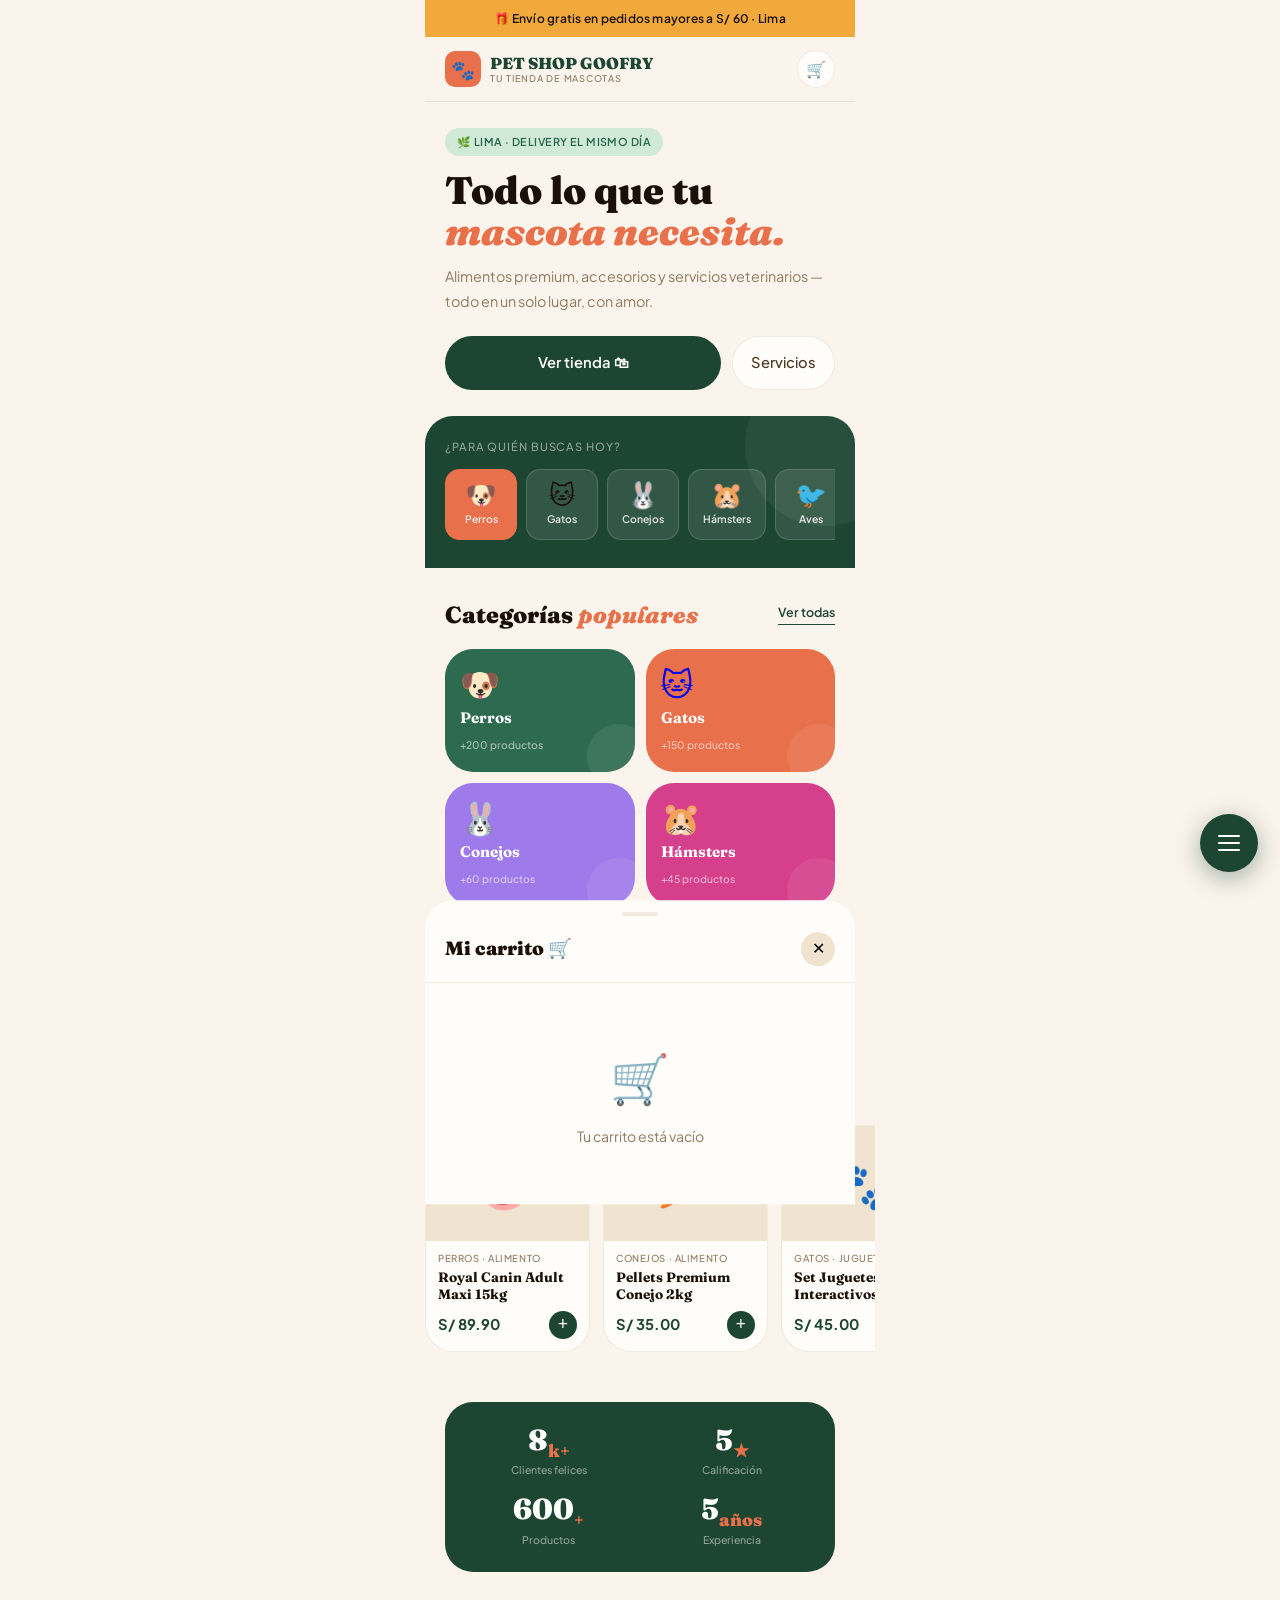
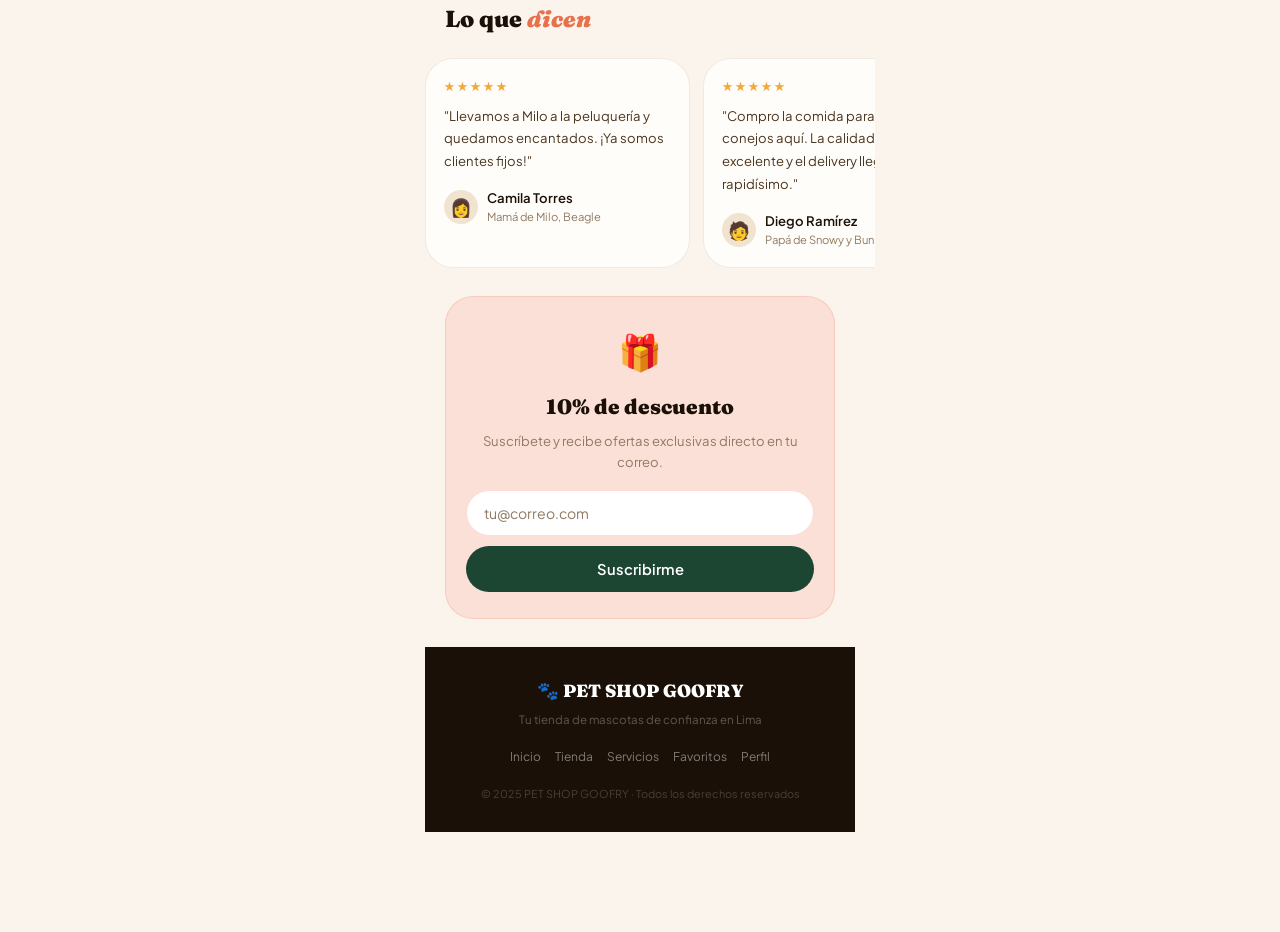
<file: index.html>
<!DOCTYPE html>
<html lang="es">
<head>
  <meta charset="UTF-8"/>
  <meta name="viewport" content="width=device-width,initial-scale=1,maximum-scale=1"/>
  <title>PET SHOP GOOFRY — Inicio</title>
  <link rel="stylesheet" href="css/styles.css"/>
</head>
<body>

  <div class="promo">🎁 Envío gratis en pedidos mayores a S/ 60 · Lima</div>

  <header class="topbar">
    <a href="index.html" class="logo">
      <div class="logo-icon">🐾</div>
      <span class="logo-name">PET SHOP GOOFRY<small>Tu tienda de mascotas</small></span>
    </a>
    <div class="tb-right">
      <button class="ib" onclick="openCart()">🛒<span class="bdg">0</span></button>
    </div>
  </header>

  <section class="hero">
    <div class="hero-tag">🌿 Lima · Delivery el mismo día</div>
    <h1>Todo lo que tu<span>mascota necesita.</span></h1>
    <p class="hero-sub">Alimentos premium, accesorios y servicios veterinarios — todo en un solo lugar, con amor.</p>
    <div class="hero-btns">
      <a href="tienda.html" class="btn-main">Ver tienda 🛍</a>
      <a href="servicios.html" class="btn-out">Servicios</a>
    </div>
    <div class="hero-card">
      <div class="hc-label">¿Para quién buscas hoy?</div>
      <div class="pet-chips">
        <div class="chip on" onclick="chipSelect(this)"><div class="chip-ico">🐶</div><span class="chip-nm">Perros</span></div>
        <div class="chip" onclick="chipSelect(this)"><div class="chip-ico">🐱</div><span class="chip-nm">Gatos</span></div>
        <div class="chip" onclick="chipSelect(this)"><div class="chip-ico">🐰</div><span class="chip-nm">Conejos</span></div>
        <div class="chip" onclick="chipSelect(this)"><div class="chip-ico">🐹</div><span class="chip-nm">Hámsters</span></div>
        <div class="chip" onclick="chipSelect(this)"><div class="chip-ico">🐦</div><span class="chip-nm">Aves</span></div>
        <div class="chip" onclick="chipSelect(this)"><div class="chip-ico">🐟</div><span class="chip-nm">Peces</span></div>
      </div>
    </div>
  </section>

  <section class="sec">
    <div class="sec-head">
      <h2>Categorías <i>populares</i></h2>
      <a href="tienda.html" class="see-all">Ver todas</a>
    </div>
    <div class="cats">
      <a class="cat dogs anim" href="tienda.html"><div class="cat-ico">🐶</div><div class="cat-nm">Perros</div><div class="cat-ct">+200 productos</div></a>
      <a class="cat cats anim" href="tienda.html"><div class="cat-ico">🐱</div><div class="cat-nm">Gatos</div><div class="cat-ct">+150 productos</div></a>
      <a class="cat rabbits anim" href="tienda.html"><div class="cat-ico">🐰</div><div class="cat-nm">Conejos</div><div class="cat-ct">+60 productos</div></a>
      <a class="cat hamsters anim" href="tienda.html"><div class="cat-ico">🐹</div><div class="cat-nm">Hámsters</div><div class="cat-ct">+45 productos</div></a>
      <a class="cat birds anim" href="tienda.html"><div class="cat-ico">🐦</div><div class="cat-nm">Aves</div><div class="cat-ct">+80 productos</div></a>
      <a class="cat fish anim" href="tienda.html"><div class="cat-ico">🐟</div><div class="cat-nm">Peces</div><div class="cat-ct">+60 productos</div></a>
    </div>
  </section>

  <section class="sec">
    <div class="sec-head">
      <h2>Más <i>vendidos</i></h2>
      <a href="tienda.html" class="see-all">Ver más</a>
    </div>
  </section>
  <div class="pscroll">
    <div class="pc"><div class="pc-img"><span class="pc-pill">Popular</span>🥩</div><div class="pc-body"><div class="pc-cat">Perros · Alimento</div><div class="pc-nm">Royal Canin Adult Maxi 15kg</div><div class="pc-foot"><span class="pc-price">S/ 89.90</span><button class="add-btn" onclick="addToCart(this,'Royal Canin Adult Maxi',89.90,'🥩')">+</button></div></div></div>
    <div class="pc"><div class="pc-img"><span class="pc-pill g">Nuevo</span>🥕</div><div class="pc-body"><div class="pc-cat">Conejos · Alimento</div><div class="pc-nm">Pellets Premium Conejo 2kg</div><div class="pc-foot"><span class="pc-price">S/ 35.00</span><button class="add-btn" onclick="addToCart(this,'Pellets Conejo 2kg',35.00,'🥕')">+</button></div></div></div>
    <div class="pc"><div class="pc-img">🐾</div><div class="pc-body"><div class="pc-cat">Gatos · Juguetes</div><div class="pc-nm">Set Juguetes Interactivos</div><div class="pc-foot"><span class="pc-price">S/ 45.00</span><button class="add-btn" onclick="addToCart(this,'Set Juguetes Gato',45.00,'🐾')">+</button></div></div></div>
    <div class="pc"><div class="pc-img"><span class="pc-pill a">Oferta</span>🌾</div><div class="pc-body"><div class="pc-cat">Hámsters · Alimento</div><div class="pc-nm">Mix Semillas Hámster 500g</div><div class="pc-foot"><span class="pc-price">S/ 22.00</span><button class="add-btn" onclick="addToCart(this,'Mix Semillas Hámster',22.00,'🌾')">+</button></div></div></div>
    <div class="pc"><div class="pc-img">🎀</div><div class="pc-body"><div class="pc-cat">Gatos · Alimento</div><div class="pc-nm">Whiskas Kitten 1.5kg</div><div class="pc-foot"><span class="pc-price">S/ 32.50</span><button class="add-btn" onclick="addToCart(this,'Whiskas Kitten',32.50,'🎀')">+</button></div></div></div>
  </div>

  <div class="trust anim">
    <div class="tr-item"><div class="tr-num">8<sub>k+</sub></div><div class="tr-lbl">Clientes felices</div></div>
    <div class="tr-item"><div class="tr-num">5<sub>★</sub></div><div class="tr-lbl">Calificación</div></div>
    <div class="tr-item"><div class="tr-num">600<sub>+</sub></div><div class="tr-lbl">Productos</div></div>
    <div class="tr-item"><div class="tr-num">5<sub>años</sub></div><div class="tr-lbl">Experiencia</div></div>
  </div>

  <section class="sec"><div class="sec-head"><h2>Lo que <i>dicen</i></h2></div></section>
  <div class="tscroll">
    <div class="tc"><div class="tc-stars">★★★★★</div><p class="tc-txt">"Llevamos a Milo a la peluquería y quedamos encantados. ¡Ya somos clientes fijos!"</p><div class="tc-auth"><div class="tc-av">👩</div><div><div class="tc-nm">Camila Torres</div><div class="tc-pet">Mamá de Milo, Beagle</div></div></div></div>
    <div class="tc"><div class="tc-stars">★★★★★</div><p class="tc-txt">"Compro la comida para mis conejos aquí. La calidad es excelente y el delivery llegó rapidísimo."</p><div class="tc-auth"><div class="tc-av">🧑</div><div><div class="tc-nm">Diego Ramírez</div><div class="tc-pet">Papá de Snowy y Bun</div></div></div></div>
    <div class="tc"><div class="tc-stars">★★★★★</div><p class="tc-txt">"La veterinaria atendió a mi hámster con mucho cuidado. ¡Goofry es diferente a cualquier otra tienda!"</p><div class="tc-auth"><div class="tc-av">👩‍💼</div><div><div class="tc-nm">Andrea Flores</div><div class="tc-pet">Mamá de Peanut, Hámster</div></div></div></div>
  </div>

  <div class="nl anim">
    <div class="nl-ico">🎁</div>
    <div class="nl-title">10% de descuento</div>
    <p class="nl-sub">Suscríbete y recibe ofertas exclusivas directo en tu correo.</p>
    <input class="nl-inp" type="email" placeholder="tu@correo.com"/>
    <button class="btn-main">Suscribirme</button>
  </div>

  <footer class="foot">
    <div class="foot-logo">🐾 PET SHOP GOOFRY</div>
    <div class="foot-sub">Tu tienda de mascotas de confianza en Lima</div>
    <div class="foot-links">
      <a href="index.html">Inicio</a><a href="tienda.html">Tienda</a>
      <a href="servicios.html">Servicios</a><a href="favoritos.html">Favoritos</a><a href="perfil.html">Perfil</a>
    </div>
    <p class="foot-copy">© 2025 PET SHOP GOOFRY · Todos los derechos reservados</p>
  </footer>

  <script src="js/app.js"></script>
</body>
</html>
</file>
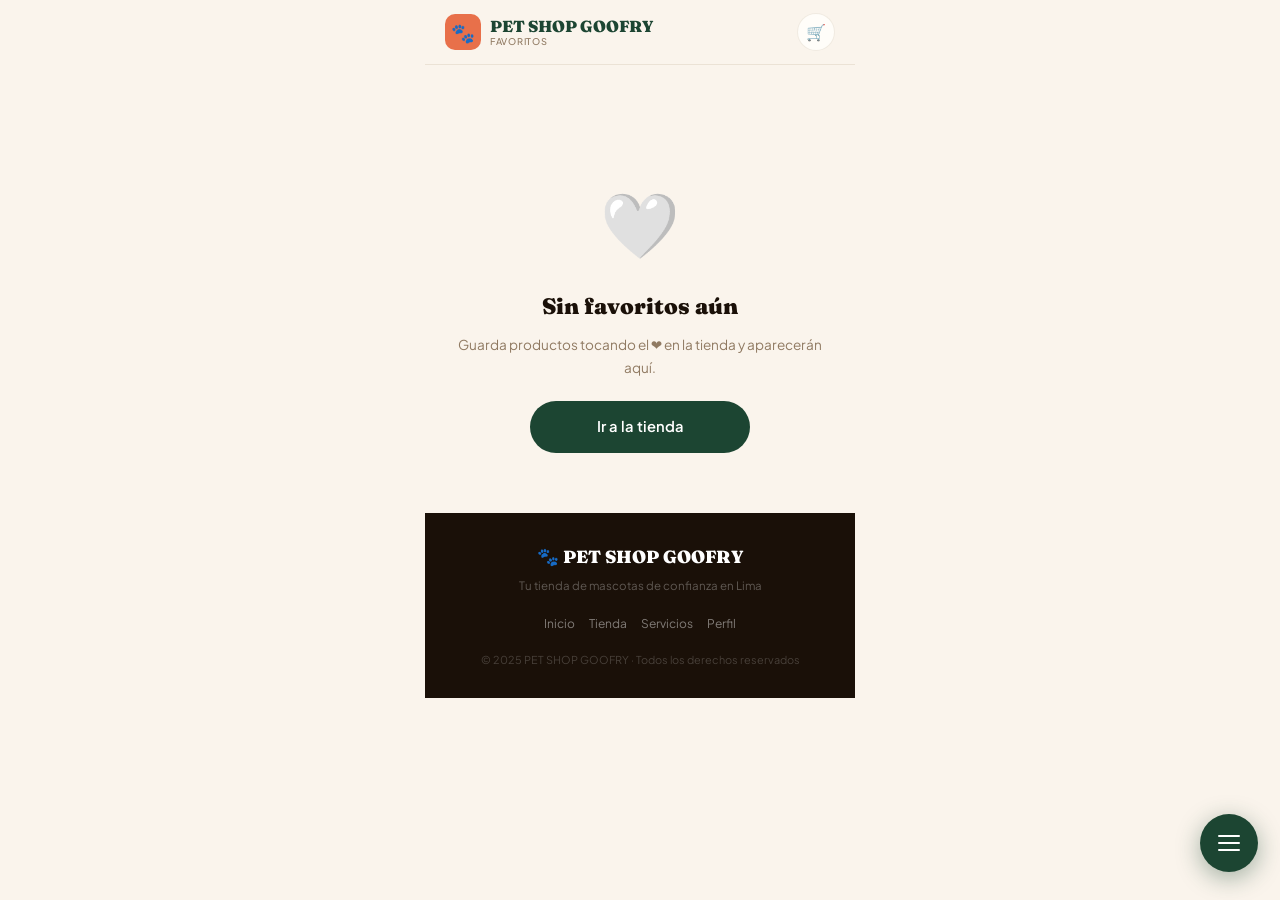
<file: favoritos.html>
<!DOCTYPE html>
<html lang="es">
<head>
  <meta charset="UTF-8"/>
  <meta name="viewport" content="width=device-width,initial-scale=1,maximum-scale=1"/>
  <title>PET SHOP GOOFRY — Favoritos</title>
  <link rel="stylesheet" href="css/styles.css"/>
</head>
<body>

  <header class="topbar">
    <a href="index.html" class="logo">
      <div class="logo-icon">🐾</div>
      <span class="logo-name">PET SHOP GOOFRY<small>Favoritos</small></span>
    </a>
    <div class="tb-right">
      <button class="ib" onclick="openCart()">🛒<span class="bdg">0</span></button>
    </div>
  </header>

  <!-- Renderizado dinámicamente por app.js -->
  <div class="prod-grid" id="fav-grid"></div>

  <div id="fav-empty" class="fav-empty" style="display:none">
    <div class="fav-empty-ico">🤍</div>
    <h3>Sin favoritos aún</h3>
    <p>Guarda productos tocando el ❤️ en la tienda y aparecerán aquí.</p>
    <a href="tienda.html" class="btn-main" style="max-width:220px;margin:0 auto">Ir a la tienda</a>
  </div>

  <footer class="foot">
    <div class="foot-logo">🐾 PET SHOP GOOFRY</div>
    <div class="foot-sub">Tu tienda de mascotas de confianza en Lima</div>
    <div class="foot-links">
      <a href="index.html">Inicio</a><a href="tienda.html">Tienda</a>
      <a href="servicios.html">Servicios</a><a href="perfil.html">Perfil</a>
    </div>
    <p class="foot-copy">© 2025 PET SHOP GOOFRY · Todos los derechos reservados</p>
  </footer>

  <script src="js/app.js"></script>
</body>
</html>
</file>
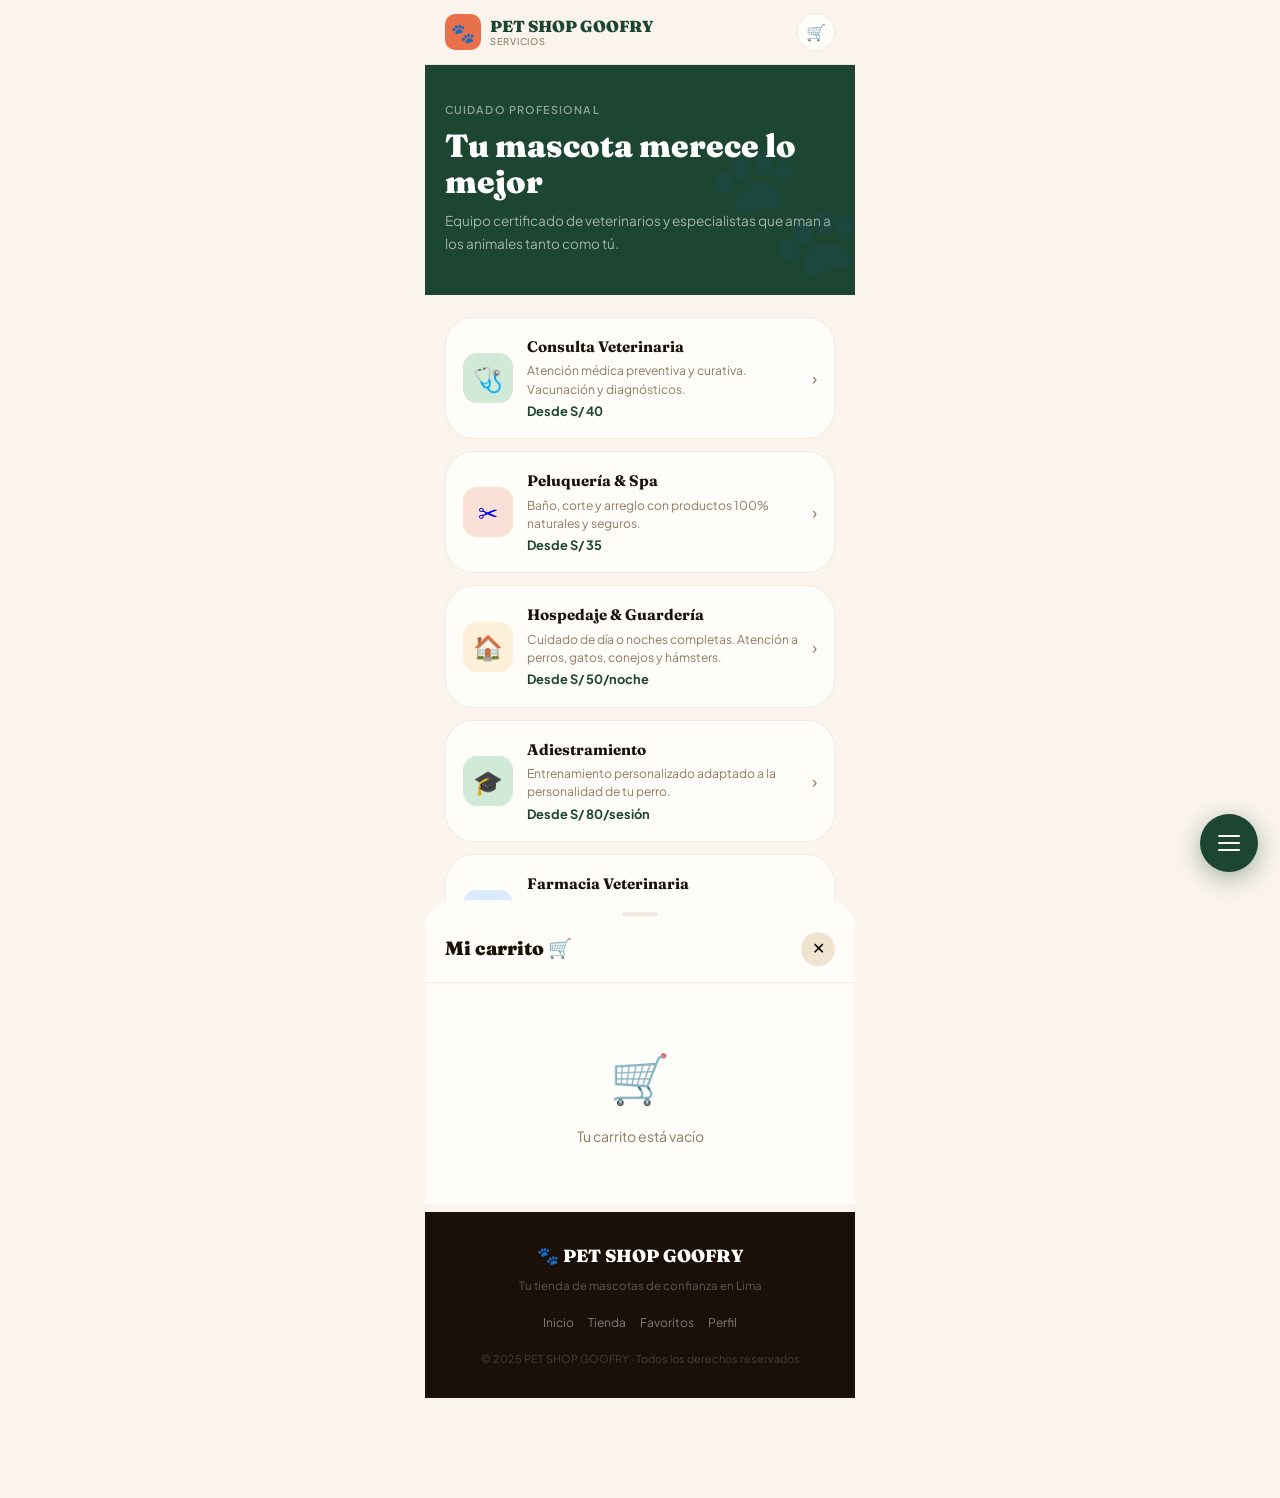
<file: servicios.html>
<!DOCTYPE html>
<html lang="es">
<head>
  <meta charset="UTF-8"/>
  <meta name="viewport" content="width=device-width,initial-scale=1,maximum-scale=1"/>
  <title>PET SHOP GOOFRY — Servicios</title>
  <link rel="stylesheet" href="css/styles.css"/>
</head>
<body>

  <header class="topbar">
    <a href="index.html" class="logo">
      <div class="logo-icon">🐾</div>
      <span class="logo-name">PET SHOP GOOFRY<small>Servicios</small></span>
    </a>
    <div class="tb-right">
      <button class="ib" onclick="openCart()">🛒<span class="bdg">0</span></button>
    </div>
  </header>

  <div class="srv-hero">
    <div class="srv-hero-tag">Cuidado profesional</div>
    <h2>Tu mascota merece lo mejor</h2>
    <p>Equipo certificado de veterinarios y especialistas que aman a los animales tanto como tú.</p>
  </div>

  <div class="srv-list">
    <a class="srv" href="#" onclick="bookWhatsApp();return false">
      <div class="srv-ico gr">🩺</div>
      <div class="srv-info"><div class="srv-nm">Consulta Veterinaria</div><div class="srv-desc">Atención médica preventiva y curativa. Vacunación y diagnósticos.</div><div class="srv-price">Desde S/ 40</div></div>
      <span class="srv-arr">›</span>
    </a>
    <a class="srv" href="#" onclick="bookWhatsApp();return false">
      <div class="srv-ico co">✂️</div>
      <div class="srv-info"><div class="srv-nm">Peluquería & Spa</div><div class="srv-desc">Baño, corte y arreglo con productos 100% naturales y seguros.</div><div class="srv-price">Desde S/ 35</div></div>
      <span class="srv-arr">›</span>
    </a>
    <a class="srv" href="#" onclick="bookWhatsApp();return false">
      <div class="srv-ico am">🏠</div>
      <div class="srv-info"><div class="srv-nm">Hospedaje & Guardería</div><div class="srv-desc">Cuidado de día o noches completas. Atención a perros, gatos, conejos y hámsters.</div><div class="srv-price">Desde S/ 50/noche</div></div>
      <span class="srv-arr">›</span>
    </a>
    <a class="srv" href="#" onclick="bookWhatsApp();return false">
      <div class="srv-ico gr">🎓</div>
      <div class="srv-info"><div class="srv-nm">Adiestramiento</div><div class="srv-desc">Entrenamiento personalizado adaptado a la personalidad de tu perro.</div><div class="srv-price">Desde S/ 80/sesión</div></div>
      <span class="srv-arr">›</span>
    </a>
    <a class="srv" href="#" onclick="bookWhatsApp();return false">
      <div class="srv-ico bl">💊</div>
      <div class="srv-info"><div class="srv-nm">Farmacia Veterinaria</div><div class="srv-desc">Medicamentos y suplementos con prescripción. Para toda especie.</div><div class="srv-price">Precios accesibles</div></div>
      <span class="srv-arr">›</span>
    </a>
    <a class="srv" href="#" onclick="bookWhatsApp();return false">
      <div class="srv-ico pu">🚗</div>
      <div class="srv-info"><div class="srv-nm">Delivery a Domicilio</div><div class="srv-desc">Recibe tu pedido en casa el mismo día, de lunes a sábado.</div><div class="srv-price">Envío desde S/ 8</div></div>
      <span class="srv-arr">›</span>
    </a>
  </div>

  <button class="book-btn" onclick="bookWhatsApp()">💬 Reservar cita por WhatsApp</button>

  <footer class="foot">
    <div class="foot-logo">🐾 PET SHOP GOOFRY</div>
    <div class="foot-sub">Tu tienda de mascotas de confianza en Lima</div>
    <div class="foot-links">
      <a href="index.html">Inicio</a><a href="tienda.html">Tienda</a>
      <a href="favoritos.html">Favoritos</a><a href="perfil.html">Perfil</a>
    </div>
    <p class="foot-copy">© 2025 PET SHOP GOOFRY · Todos los derechos reservados</p>
  </footer>

  <script src="js/app.js"></script>
</body>
</html>
</file>
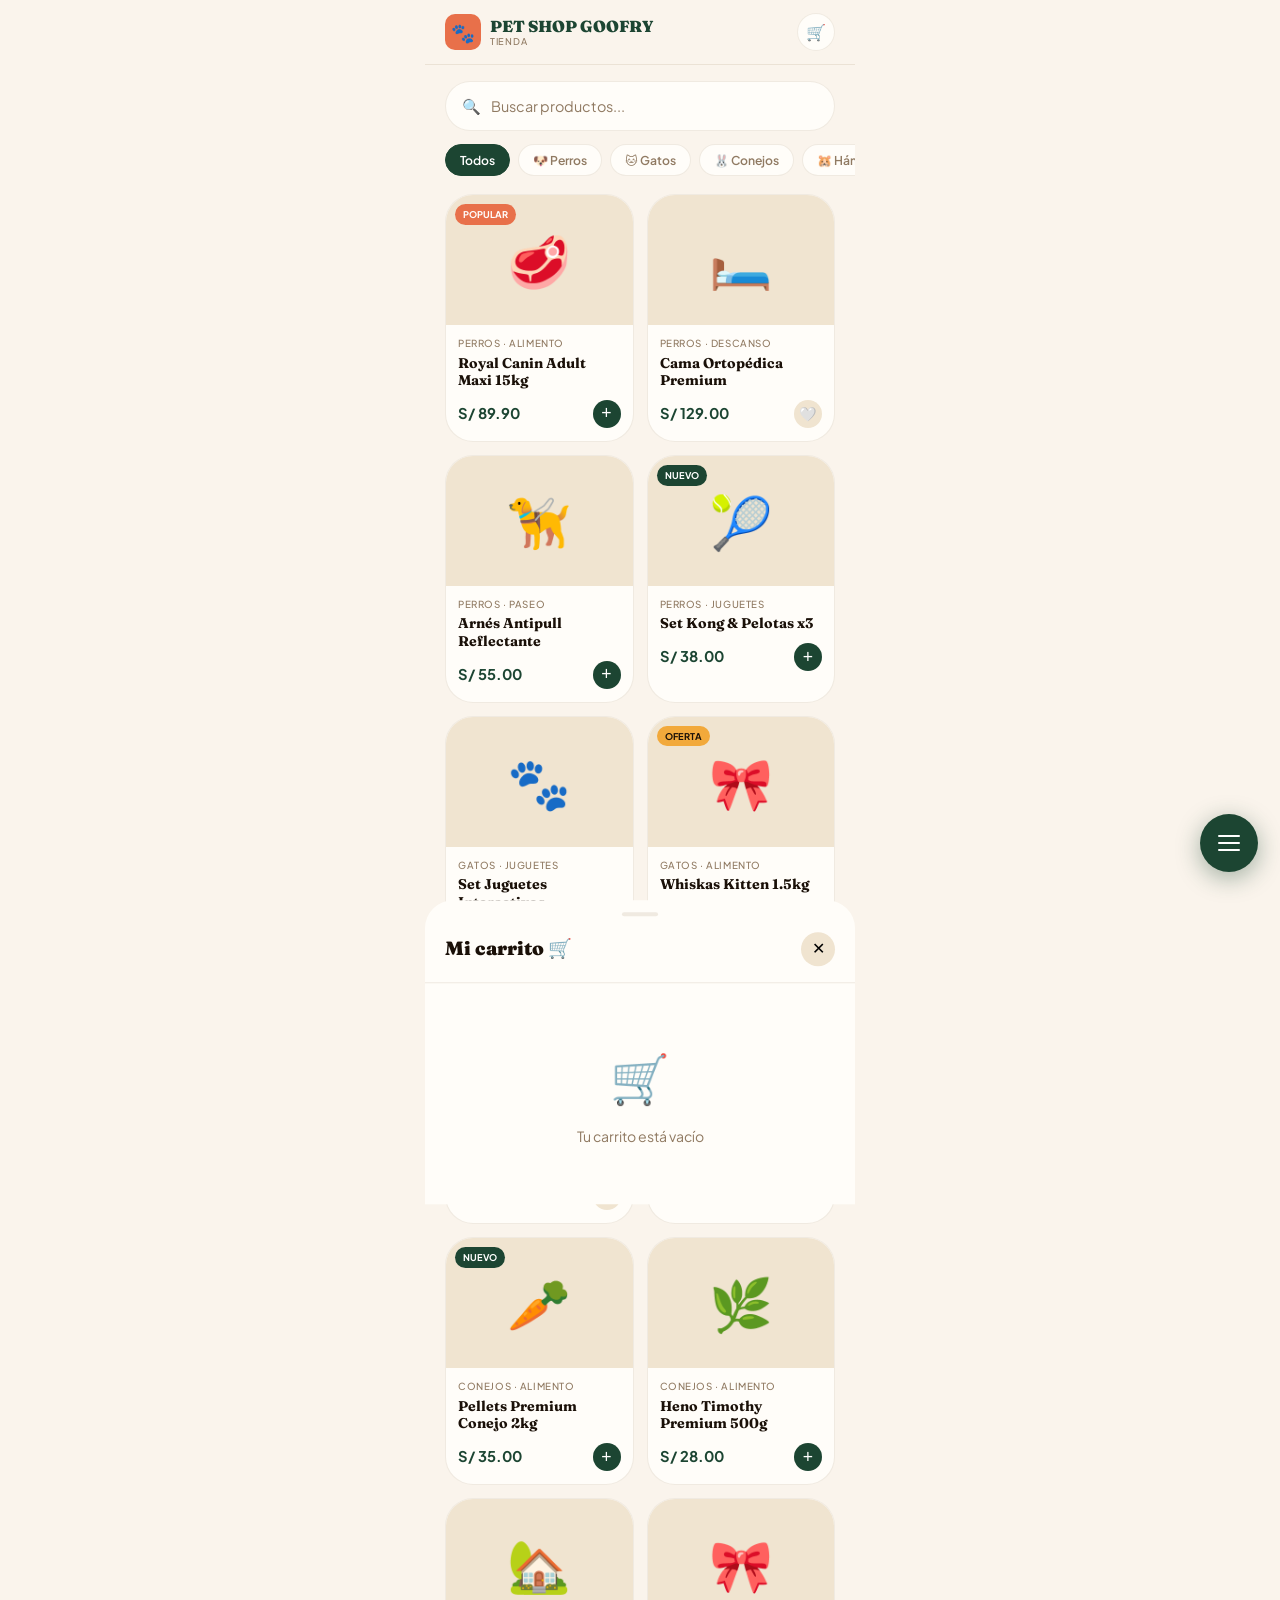
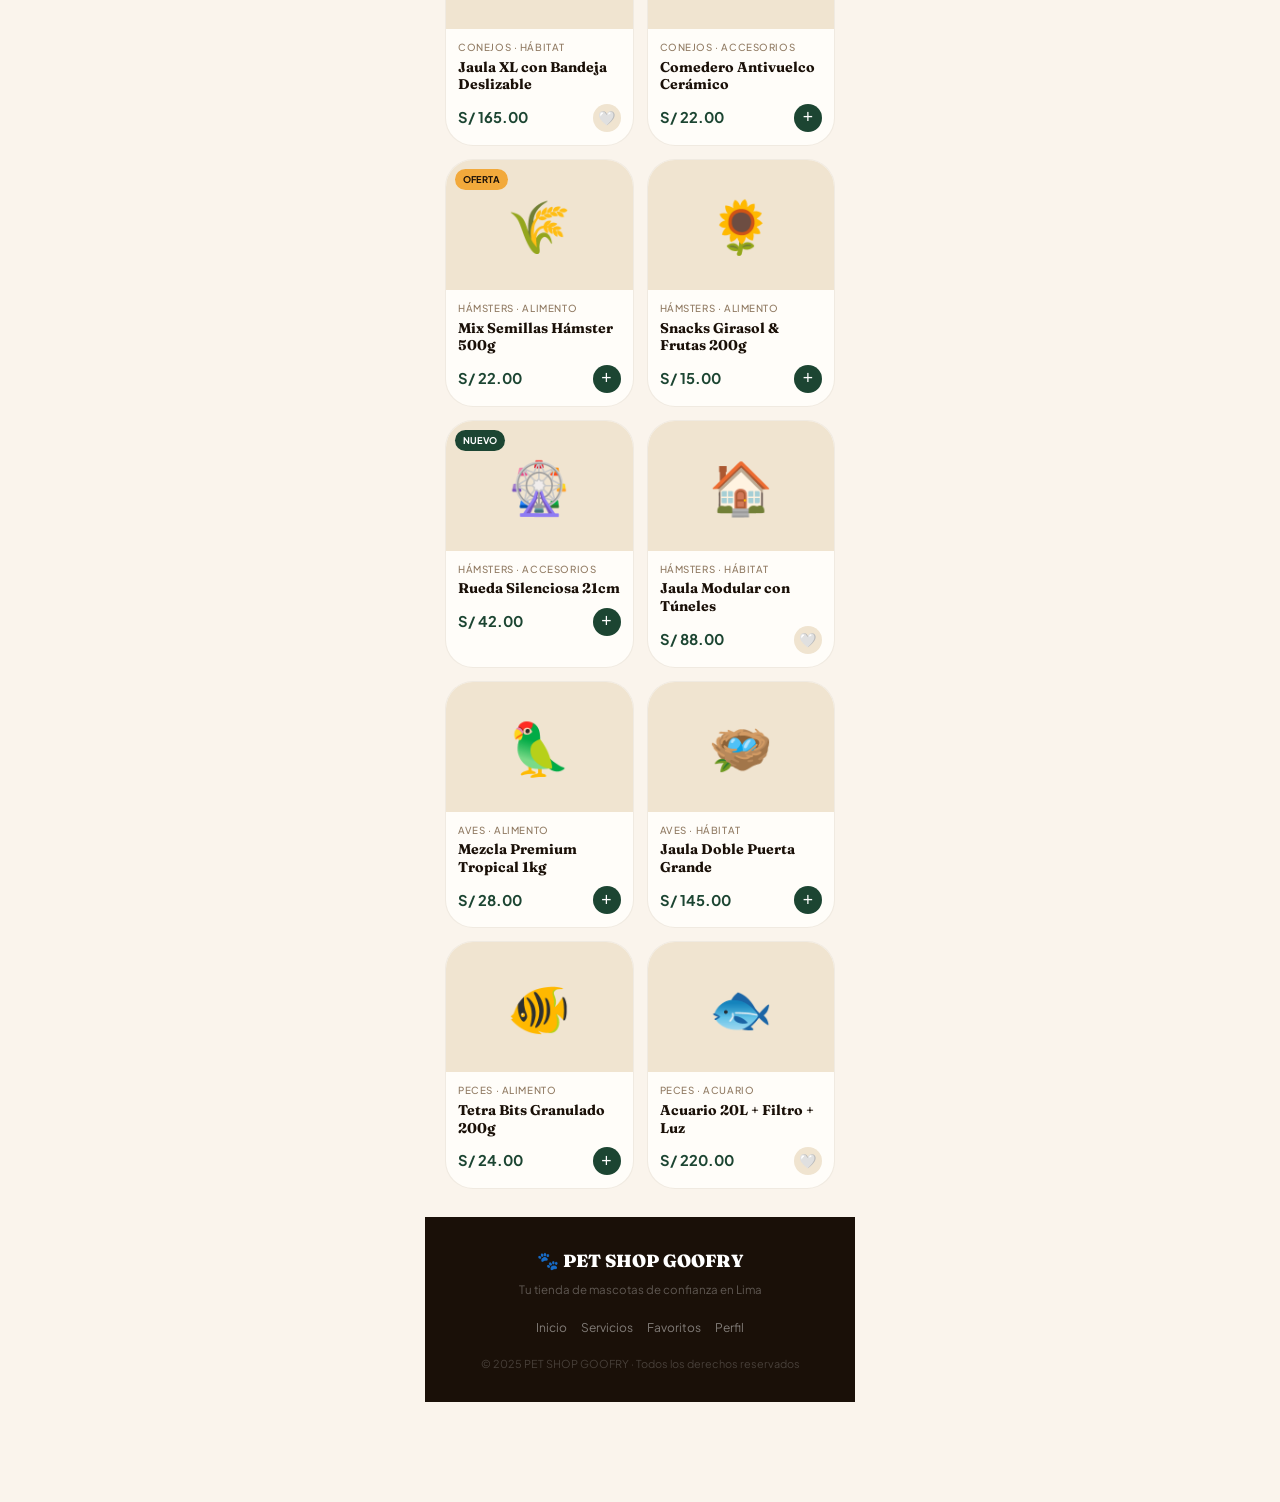
<file: tienda.html>
<!DOCTYPE html>
<html lang="es">
<head>
  <meta charset="UTF-8"/>
  <meta name="viewport" content="width=device-width,initial-scale=1,maximum-scale=1"/>
  <title>PET SHOP GOOFRY — Tienda</title>
  <link rel="stylesheet" href="css/styles.css"/>
</head>
<body>

  <header class="topbar">
    <a href="index.html" class="logo">
      <div class="logo-icon">🐾</div>
      <span class="logo-name">PET SHOP GOOFRY<small>Tienda</small></span>
    </a>
    <div class="tb-right">
      <button class="ib" onclick="openCart()">🛒<span class="bdg">0</span></button>
    </div>
  </header>

  <div class="search-wrap">
    <div class="search-box">
      <span>🔍</span>
      <input type="text" placeholder="Buscar productos..." oninput="filterBySearch(this.value)"/>
    </div>
  </div>

  <div class="filter-tabs">
    <button class="ftab on" onclick="filterByTab(this,'todos')">Todos</button>
    <button class="ftab" onclick="filterByTab(this,'perros')">🐶 Perros</button>
    <button class="ftab" onclick="filterByTab(this,'gatos')">🐱 Gatos</button>
    <button class="ftab" onclick="filterByTab(this,'conejos')">🐰 Conejos</button>
    <button class="ftab" onclick="filterByTab(this,'hamsters')">🐹 Hámsters</button>
    <button class="ftab" onclick="filterByTab(this,'aves')">🐦 Aves</button>
    <button class="ftab" onclick="filterByTab(this,'peces')">🐟 Peces</button>
  </div>

  <div class="prod-grid" id="prod-grid">

    <!-- PERROS -->
    <div class="pgc" data-cat="perros">
      <div class="pgc-img"><span class="pgc-badge">Popular</span>🥩</div>
      <div class="pgc-body"><div class="pgc-cat">Perros · Alimento</div><div class="pgc-nm">Royal Canin Adult Maxi 15kg</div>
      <div class="pgc-foot"><span class="pgc-price">S/ 89.90</span><button class="add-btn" onclick="addToCart(this,'Royal Canin Adult Maxi',89.90,'🥩')">+</button></div></div>
    </div>
    <div class="pgc" data-cat="perros">
      <div class="pgc-img">🛏️</div>
      <div class="pgc-body"><div class="pgc-cat">Perros · Descanso</div><div class="pgc-nm">Cama Ortopédica Premium</div>
      <div class="pgc-foot"><span class="pgc-price">S/ 129.00</span><button class="fav-btn" data-name="Cama Ortopédica Premium" onclick="toggleFav(this,'Cama Ortopédica Premium',129.00,'🛏️','Perros · Descanso')">🤍</button></div></div>
    </div>
    <div class="pgc" data-cat="perros">
      <div class="pgc-img">🦮</div>
      <div class="pgc-body"><div class="pgc-cat">Perros · Paseo</div><div class="pgc-nm">Arnés Antipull Reflectante</div>
      <div class="pgc-foot"><span class="pgc-price">S/ 55.00</span><button class="add-btn" onclick="addToCart(this,'Arnés Antipull',55.00,'🦮')">+</button></div></div>
    </div>
    <div class="pgc" data-cat="perros">
      <div class="pgc-img"><span class="pgc-badge new">Nuevo</span>🎾</div>
      <div class="pgc-body"><div class="pgc-cat">Perros · Juguetes</div><div class="pgc-nm">Set Kong & Pelotas x3</div>
      <div class="pgc-foot"><span class="pgc-price">S/ 38.00</span><button class="add-btn" onclick="addToCart(this,'Set Kong & Pelotas',38.00,'🎾')">+</button></div></div>
    </div>

    <!-- GATOS -->
    <div class="pgc" data-cat="gatos">
      <div class="pgc-img">🐾</div>
      <div class="pgc-body"><div class="pgc-cat">Gatos · Juguetes</div><div class="pgc-nm">Set Juguetes Interactivos</div>
      <div class="pgc-foot"><span class="pgc-price">S/ 45.00</span><button class="add-btn" onclick="addToCart(this,'Set Juguetes Gato',45.00,'🐾')">+</button></div></div>
    </div>
    <div class="pgc" data-cat="gatos">
      <div class="pgc-img"><span class="pgc-badge sale">Oferta</span>🎀</div>
      <div class="pgc-body"><div class="pgc-cat">Gatos · Alimento</div><div class="pgc-nm">Whiskas Kitten 1.5kg</div>
      <div class="pgc-foot"><span class="pgc-price">S/ 32.50</span><button class="add-btn" onclick="addToCart(this,'Whiskas Kitten',32.50,'🎀')">+</button></div></div>
    </div>
    <div class="pgc" data-cat="gatos">
      <div class="pgc-img">🏠</div>
      <div class="pgc-body"><div class="pgc-cat">Gatos · Descanso</div><div class="pgc-nm">Árbol Rascador 5 niveles</div>
      <div class="pgc-foot"><span class="pgc-price">S/ 189.00</span><button class="fav-btn" data-name="Árbol Rascador 5 niveles" onclick="toggleFav(this,'Árbol Rascador 5 niveles',189.00,'🏠','Gatos · Descanso')">🤍</button></div></div>
    </div>
    <div class="pgc" data-cat="gatos">
      <div class="pgc-img">🐟</div>
      <div class="pgc-body"><div class="pgc-cat">Gatos · Alimento</div><div class="pgc-nm">Pro Plan Sensitive 3kg</div>
      <div class="pgc-foot"><span class="pgc-price">S/ 74.00</span><button class="add-btn" onclick="addToCart(this,'Pro Plan Sensitive',74.00,'🐟')">+</button></div></div>
    </div>

    <!-- CONEJOS -->
    <div class="pgc" data-cat="conejos">
      <div class="pgc-img"><span class="pgc-badge new">Nuevo</span>🥕</div>
      <div class="pgc-body"><div class="pgc-cat">Conejos · Alimento</div><div class="pgc-nm">Pellets Premium Conejo 2kg</div>
      <div class="pgc-foot"><span class="pgc-price">S/ 35.00</span><button class="add-btn" onclick="addToCart(this,'Pellets Conejo 2kg',35.00,'🥕')">+</button></div></div>
    </div>
    <div class="pgc" data-cat="conejos">
      <div class="pgc-img">🌿</div>
      <div class="pgc-body"><div class="pgc-cat">Conejos · Alimento</div><div class="pgc-nm">Heno Timothy Premium 500g</div>
      <div class="pgc-foot"><span class="pgc-price">S/ 28.00</span><button class="add-btn" onclick="addToCart(this,'Heno Timothy 500g',28.00,'🌿')">+</button></div></div>
    </div>
    <div class="pgc" data-cat="conejos">
      <div class="pgc-img">🏡</div>
      <div class="pgc-body"><div class="pgc-cat">Conejos · Hábitat</div><div class="pgc-nm">Jaula XL con Bandeja Deslizable</div>
      <div class="pgc-foot"><span class="pgc-price">S/ 165.00</span><button class="fav-btn" data-name="Jaula XL Conejos" onclick="toggleFav(this,'Jaula XL Conejos',165.00,'🏡','Conejos · Hábitat')">🤍</button></div></div>
    </div>
    <div class="pgc" data-cat="conejos">
      <div class="pgc-img">🎀</div>
      <div class="pgc-body"><div class="pgc-cat">Conejos · Accesorios</div><div class="pgc-nm">Comedero Antivuelco Cerámico</div>
      <div class="pgc-foot"><span class="pgc-price">S/ 22.00</span><button class="add-btn" onclick="addToCart(this,'Comedero Cerámico',22.00,'🎀')">+</button></div></div>
    </div>

    <!-- HÁMSTERS -->
    <div class="pgc" data-cat="hamsters">
      <div class="pgc-img"><span class="pgc-badge sale">Oferta</span>🌾</div>
      <div class="pgc-body"><div class="pgc-cat">Hámsters · Alimento</div><div class="pgc-nm">Mix Semillas Hámster 500g</div>
      <div class="pgc-foot"><span class="pgc-price">S/ 22.00</span><button class="add-btn" onclick="addToCart(this,'Mix Semillas Hámster',22.00,'🌾')">+</button></div></div>
    </div>
    <div class="pgc" data-cat="hamsters">
      <div class="pgc-img">🌻</div>
      <div class="pgc-body"><div class="pgc-cat">Hámsters · Alimento</div><div class="pgc-nm">Snacks Girasol & Frutas 200g</div>
      <div class="pgc-foot"><span class="pgc-price">S/ 15.00</span><button class="add-btn" onclick="addToCart(this,'Snacks Girasol & Frutas',15.00,'🌻')">+</button></div></div>
    </div>
    <div class="pgc" data-cat="hamsters">
      <div class="pgc-img"><span class="pgc-badge new">Nuevo</span>🎡</div>
      <div class="pgc-body"><div class="pgc-cat">Hámsters · Accesorios</div><div class="pgc-nm">Rueda Silenciosa 21cm</div>
      <div class="pgc-foot"><span class="pgc-price">S/ 42.00</span><button class="add-btn" onclick="addToCart(this,'Rueda Silenciosa 21cm',42.00,'🎡')">+</button></div></div>
    </div>
    <div class="pgc" data-cat="hamsters">
      <div class="pgc-img">🏠</div>
      <div class="pgc-body"><div class="pgc-cat">Hámsters · Hábitat</div><div class="pgc-nm">Jaula Modular con Túneles</div>
      <div class="pgc-foot"><span class="pgc-price">S/ 88.00</span><button class="fav-btn" data-name="Jaula Modular Hámster" onclick="toggleFav(this,'Jaula Modular Hámster',88.00,'🏠','Hámsters · Hábitat')">🤍</button></div></div>
    </div>

    <!-- AVES -->
    <div class="pgc" data-cat="aves">
      <div class="pgc-img">🦜</div>
      <div class="pgc-body"><div class="pgc-cat">Aves · Alimento</div><div class="pgc-nm">Mezcla Premium Tropical 1kg</div>
      <div class="pgc-foot"><span class="pgc-price">S/ 28.00</span><button class="add-btn" onclick="addToCart(this,'Mezcla Tropical 1kg',28.00,'🦜')">+</button></div></div>
    </div>
    <div class="pgc" data-cat="aves">
      <div class="pgc-img">🪺</div>
      <div class="pgc-body"><div class="pgc-cat">Aves · Hábitat</div><div class="pgc-nm">Jaula Doble Puerta Grande</div>
      <div class="pgc-foot"><span class="pgc-price">S/ 145.00</span><button class="add-btn" onclick="addToCart(this,'Jaula Doble Puerta',145.00,'🪺')">+</button></div></div>
    </div>

    <!-- PECES -->
    <div class="pgc" data-cat="peces">
      <div class="pgc-img">🐠</div>
      <div class="pgc-body"><div class="pgc-cat">Peces · Alimento</div><div class="pgc-nm">Tetra Bits Granulado 200g</div>
      <div class="pgc-foot"><span class="pgc-price">S/ 24.00</span><button class="add-btn" onclick="addToCart(this,'Tetra Bits 200g',24.00,'🐠')">+</button></div></div>
    </div>
    <div class="pgc" data-cat="peces">
      <div class="pgc-img">🐟</div>
      <div class="pgc-body"><div class="pgc-cat">Peces · Acuario</div><div class="pgc-nm">Acuario 20L + Filtro + Luz</div>
      <div class="pgc-foot"><span class="pgc-price">S/ 220.00</span><button class="fav-btn" data-name="Acuario 20L Kit" onclick="toggleFav(this,'Acuario 20L Kit',220.00,'🐟','Peces · Acuario')">🤍</button></div></div>
    </div>

  </div>

  <footer class="foot">
    <div class="foot-logo">🐾 PET SHOP GOOFRY</div>
    <div class="foot-sub">Tu tienda de mascotas de confianza en Lima</div>
    <div class="foot-links">
      <a href="index.html">Inicio</a><a href="servicios.html">Servicios</a>
      <a href="favoritos.html">Favoritos</a><a href="perfil.html">Perfil</a>
    </div>
    <p class="foot-copy">© 2025 PET SHOP GOOFRY · Todos los derechos reservados</p>
  </footer>

  <script src="js/app.js"></script>
</body>
</html>
</file>
<file: css/styles.css>
/* ════════════════════════════════════════
   PET SHOP GOOFRY — css/styles.css
   ════════════════════════════════════════ */

@import url('https://fonts.googleapis.com/css2?family=Fraunces:ital,wght@0,700;0,900;1,700&family=Plus+Jakarta+Sans:wght@400;500;600;700&display=swap');

*, *::before, *::after {
  box-sizing: border-box; margin: 0; padding: 0;
  -webkit-tap-highlight-color: transparent;
}

:root {
  --cream:    #FAF4EC;
  --sand:     #F0E4D0;
  --white:    #FFFDF9;
  --green:    #1C4532;
  --green-m:  #276749;
  --green-s:  #D1EAD8;
  --coral:    #E8704A;
  --coral-s:  #FAE0D6;
  --amber:    #F2A93B;
  --amber-s:  #FEF0D8;
  --blue:     #2B6CB0;
  --blue-s:   #DBEAFE;
  --purple-s: #EDE9FE;
  --text:     #1A1008;
  --text-m:   #4A3520;
  --text-q:   #907A62;
  --bdr:      rgba(150,120,80,.14);
  --fd: 'Fraunces', Georgia, serif;
  --fb: 'Plus Jakarta Sans', system-ui, sans-serif;
  --r: 20px; --rl: 28px; --rx: 36px;
}

html { background: var(--cream); scroll-behavior: smooth; }

body {
  font-family: var(--fb);
  background: var(--cream);
  color: var(--text);
  font-size: 15px;
  line-height: 1.6;
  max-width: 430px;
  margin: 0 auto;
  min-height: 100vh;
  overflow-x: hidden;
  padding-bottom: 100px;
}

/* ── TOPBAR ── */
.topbar {
  position: sticky; top: 0; z-index: 90;
  background: rgba(250,244,236,.93);
  backdrop-filter: blur(14px);
  border-bottom: 1px solid var(--bdr);
  display: flex; align-items: center; justify-content: space-between;
  padding: 13px 20px;
}
.logo { display: flex; align-items: center; gap: 9px; text-decoration: none; }
.logo-icon {
  width: 36px; height: 36px; border-radius: 10px;
  background: var(--coral);
  display: flex; align-items: center; justify-content: center;
  font-size: 1.2rem;
}
.logo-name { font-family: var(--fd); font-size: 1rem; font-weight: 900; color: var(--green); line-height: 1.1; }
.logo-name small {
  display: block; font-size: 0.58rem; font-weight: 500;
  color: var(--text-q); text-transform: uppercase;
  letter-spacing: .08em; font-family: var(--fb); font-style: normal;
}
.tb-right { display: flex; gap: 9px; }
.ib {
  width: 38px; height: 38px; border-radius: 50%;
  background: var(--white); border: 1px solid var(--bdr);
  display: flex; align-items: center; justify-content: center;
  font-size: 1rem; cursor: pointer; text-decoration: none;
  color: var(--text); position: relative; transition: background .15s;
}
.ib:active { background: var(--sand); }
.bdg {
  position: absolute; top: -4px; right: -4px;
  background: var(--coral); color: #fff;
  width: 17px; height: 17px; border-radius: 50%;
  font-size: .58rem; font-weight: 700;
  display: none; align-items: center; justify-content: center;
}
.bdg.visible { display: flex; }

/* ── PROMO ── */
.promo {
  background: var(--amber); padding: 9px 20px;
  text-align: center; font-size: .75rem; font-weight: 600;
  color: var(--text); letter-spacing: .02em;
}

/* ── BUTTONS ── */
.btn-main {
  background: var(--green); color: #fff; border: none; cursor: pointer;
  padding: 14px 18px; border-radius: var(--rx);
  font-family: var(--fb); font-size: .92rem; font-weight: 600;
  text-align: center; transition: transform .15s, background .15s;
  display: inline-flex; align-items: center; justify-content: center;
  gap: 7px; text-decoration: none; width: 100%;
}
.btn-main:active { transform: scale(.96); background: var(--green-m); }

.btn-out {
  background: var(--white); color: var(--text-m);
  border: 1.5px solid var(--bdr); padding: 14px 18px;
  border-radius: var(--rx); font-family: var(--fb);
  font-size: .92rem; font-weight: 500; cursor: pointer;
  text-decoration: none; display: inline-flex; align-items: center;
  gap: 7px; transition: background .15s;
}
.btn-out:active { background: var(--sand); }

/* ── SECTION ── */
.sec { padding: 28px 20px 0; }
.sec-head { display: flex; align-items: center; justify-content: space-between; margin-bottom: 16px; }
.sec-head h2 { font-family: var(--fd); font-size: 1.45rem; font-weight: 900; color: var(--text); }
.sec-head h2 i { font-style: italic; color: var(--coral); }
.see-all { font-size: .78rem; font-weight: 600; color: var(--green); text-decoration: none; border-bottom: 1.5px solid var(--green); padding-bottom: 1px; }

/* ── HERO ── */
.hero { padding: 26px 20px 0; }
.hero-tag {
  display: inline-flex; align-items: center; gap: 6px;
  background: var(--green-s); color: var(--green-m);
  font-size: .68rem; font-weight: 600; padding: 5px 12px;
  border-radius: 100px; margin-bottom: 14px;
  letter-spacing: .04em; text-transform: uppercase;
}
.hero h1 { font-family: var(--fd); font-size: 2.4rem; line-height: 1.07; font-weight: 900; color: var(--text); margin-bottom: 12px; }
.hero h1 span { color: var(--coral); font-style: italic; display: block; }
.hero-sub { color: var(--text-q); font-size: .9rem; line-height: 1.75; margin-bottom: 22px; }
.hero-btns { display: flex; gap: 11px; margin-bottom: 26px; }
.hero-btns .btn-main { flex: 1; width: auto; }

.hero-card {
  background: var(--green); border-radius: var(--rl) var(--rl) 0 0;
  padding: 22px 20px 26px; margin: 0 -20px;
  position: relative; overflow: hidden;
}
.hero-card::before {
  content: ''; position: absolute; top: -50px; right: -50px;
  width: 160px; height: 160px;
  background: rgba(255,255,255,.05); border-radius: 50%;
}
.hc-label { font-size: .7rem; color: rgba(255,255,255,.5); font-weight: 500; text-transform: uppercase; letter-spacing: .08em; margin-bottom: 13px; }

.pet-chips { display: flex; gap: 9px; overflow-x: auto; scrollbar-width: none; padding-bottom: 2px; }
.pet-chips::-webkit-scrollbar { display: none; }
.chip {
  flex-shrink: 0; background: rgba(255,255,255,.1);
  border: 1px solid rgba(255,255,255,.15); border-radius: 14px;
  padding: 11px 14px; display: flex; flex-direction: column;
  align-items: center; gap: 5px; min-width: 72px; cursor: pointer;
  transition: background .15s, border-color .15s;
}
.chip.on { background: var(--coral); border-color: var(--coral); }
.chip:active { transform: scale(.95); }
.chip-ico { font-size: 1.6rem; line-height: 1; }
.chip-nm { font-size: .65rem; font-weight: 600; color: rgba(255,255,255,.85); white-space: nowrap; }

/* ── CATEGORIES ── */
.cats { display: grid; grid-template-columns: 1fr 1fr; gap: 11px; }
.cat {
  border-radius: var(--rl); padding: 18px 15px;
  display: flex; flex-direction: column; gap: 7px;
  cursor: pointer; text-decoration: none;
  transition: transform .15s; position: relative; overflow: hidden;
}
.cat:active { transform: scale(.96); }
.cat::after {
  content: ''; position: absolute; bottom: -16px; right: -16px;
  width: 64px; height: 64px; background: rgba(255,255,255,.08); border-radius: 50%;
}
.cat.dogs     { background: #2D6A4F; }
.cat.cats     { background: #E8704A; }
.cat.rabbits  { background: #9F7AEA; }
.cat.hamsters { background: #D53F8C; }
.cat.birds    { background: #DDA838; }
.cat.fish     { background: #2B6CB0; }
.cat-ico { font-size: 2rem; line-height: 1; }
.cat-nm { font-family: var(--fd); font-size: .95rem; font-weight: 700; color: #fff; }
.cat-ct { font-size: .65rem; color: rgba(255,255,255,.6); font-weight: 500; }

/* ── PRODUCT SCROLL ── */
.pscroll { display: flex; gap: 13px; overflow-x: auto; scrollbar-width: none; padding: 4px 20px 22px; margin: 0 -20px; }
.pscroll::-webkit-scrollbar { display: none; }
.pc {
  flex-shrink: 0; width: 165px; background: var(--white);
  border: 1px solid var(--bdr); border-radius: var(--rl);
  overflow: hidden; cursor: pointer; transition: transform .18s;
}
.pc:active { transform: scale(.96); }
.pc-img { height: 115px; background: var(--sand); display: flex; align-items: center; justify-content: center; font-size: 2.8rem; position: relative; }
.pc-pill { position: absolute; top: 8px; left: 8px; background: var(--coral); color: #fff; font-size: .56rem; font-weight: 700; padding: 3px 7px; border-radius: 100px; text-transform: uppercase; }
.pc-pill.g { background: var(--green); }
.pc-pill.a { background: var(--amber); color: var(--text); }
.pc-body { padding: 10px 12px 12px; }
.pc-cat { font-size: .6rem; color: var(--text-q); font-weight: 500; text-transform: uppercase; letter-spacing: .06em; margin-bottom: 3px; }
.pc-nm { font-family: var(--fd); font-size: .85rem; font-weight: 700; color: var(--text); line-height: 1.2; margin-bottom: 9px; }
.pc-foot { display: flex; align-items: center; justify-content: space-between; }
.pc-price { font-size: .92rem; font-weight: 700; color: var(--green); }

/* ── PRODUCT GRID ── */
.prod-grid { display: grid; grid-template-columns: 1fr 1fr; gap: 13px; padding: 18px 20px 28px; }
.pgc {
  background: var(--white); border: 1px solid var(--bdr);
  border-radius: var(--rl); overflow: hidden; cursor: pointer; transition: transform .18s;
}
.pgc:active { transform: scale(.96); }
.pgc-img { height: 130px; background: var(--sand); display: flex; align-items: center; justify-content: center; font-size: 3.2rem; position: relative; }
.pgc-badge { position: absolute; top: 9px; left: 9px; background: var(--coral); color: #fff; font-size: .58rem; font-weight: 700; padding: 3px 8px; border-radius: 100px; text-transform: uppercase; }
.pgc-badge.new  { background: var(--green); }
.pgc-badge.sale { background: var(--amber); color: var(--text); }
.pgc-body { padding: 11px 12px 13px; }
.pgc-cat { font-size: .61rem; color: var(--text-q); font-weight: 500; text-transform: uppercase; letter-spacing: .06em; margin-bottom: 3px; }
.pgc-nm { font-family: var(--fd); font-size: .88rem; font-weight: 700; color: var(--text); line-height: 1.25; margin-bottom: 10px; }
.pgc-foot { display: flex; align-items: center; justify-content: space-between; }
.pgc-price { font-size: .92rem; font-weight: 700; color: var(--green); }

/* ── BUTTONS INSIDE CARDS ── */
.add-btn {
  width: 28px; height: 28px; border-radius: 50%;
  background: var(--green); color: #fff; border: none;
  font-size: 1.1rem; cursor: pointer;
  display: flex; align-items: center; justify-content: center;
  transition: background .15s, transform .1s; flex-shrink: 0;
}
.add-btn:active { background: var(--coral); transform: scale(.88); }

.fav-btn {
  width: 28px; height: 28px; border-radius: 50%;
  background: var(--sand); border: none; font-size: .88rem;
  cursor: pointer; display: flex; align-items: center; justify-content: center;
  transition: all .15s; flex-shrink: 0;
}
.fav-btn.loved { background: var(--coral-s); }
.fav-btn:active { transform: scale(.88); }

/* ── TRUST ── */
.trust {
  margin: 28px 20px 0; background: var(--green);
  border-radius: var(--rl); padding: 24px 20px;
  display: grid; grid-template-columns: 1fr 1fr; gap: 16px;
}
.tr-item { text-align: center; }
.tr-num { font-family: var(--fd); font-size: 1.8rem; font-weight: 900; color: #fff; line-height: 1; }
.tr-num sub { color: var(--coral); font-size: 1.1rem; }
.tr-lbl { font-size: .66rem; color: rgba(255,255,255,.5); margin-top: 3px; font-weight: 500; }

/* ── TESTIMONIALS ── */
.tscroll { display: flex; gap: 13px; overflow-x: auto; scrollbar-width: none; padding: 4px 20px 22px; margin: 0 -20px; }
.tscroll::-webkit-scrollbar { display: none; }
.tc { flex-shrink: 0; width: 265px; background: var(--white); border: 1px solid var(--bdr); border-radius: var(--rl); padding: 18px; }
.tc-stars { color: var(--amber); font-size: .78rem; letter-spacing: 2px; margin-bottom: 8px; }
.tc-txt { font-size: .82rem; color: var(--text-m); line-height: 1.75; margin-bottom: 14px; }
.tc-auth { display: flex; align-items: center; gap: 9px; }
.tc-av { width: 34px; height: 34px; border-radius: 50%; background: var(--sand); font-size: 1.1rem; display: flex; align-items: center; justify-content: center; flex-shrink: 0; }
.tc-nm { font-size: .82rem; font-weight: 600; color: var(--text); }
.tc-pet { font-size: .7rem; color: var(--text-q); }

/* ── NEWSLETTER ── */
.nl { margin: 6px 20px 28px; background: var(--coral-s); border: 1px solid rgba(232,112,74,.18); border-radius: var(--rl); padding: 26px 20px; text-align: center; }
.nl-ico { font-size: 2.2rem; margin-bottom: 10px; }
.nl-title { font-family: var(--fd); font-size: 1.3rem; font-weight: 900; color: var(--text); margin-bottom: 7px; }
.nl-sub { font-size: .82rem; color: var(--text-q); margin-bottom: 18px; line-height: 1.6; }
.nl-inp { width: 100%; padding: 13px 17px; border: 1.5px solid rgba(232,112,74,.22); border-radius: var(--rx); background: #fff; font-family: var(--fb); font-size: .88rem; color: var(--text); outline: none; margin-bottom: 10px; transition: border-color .2s; }
.nl-inp:focus { border-color: var(--coral); }
.nl-inp::placeholder { color: var(--text-q); }

/* ── FOOTER ── */
.foot { background: var(--text); padding: 30px 20px; text-align: center; }
.foot-logo { font-family: var(--fd); font-size: 1.1rem; font-weight: 900; color: #fff; margin-bottom: 6px; }
.foot-sub { font-size: .72rem; color: rgba(255,255,255,.3); margin-bottom: 18px; }
.foot-links { display: flex; flex-wrap: wrap; justify-content: center; gap: 5px 14px; margin-bottom: 18px; }
.foot-links a { text-decoration: none; color: rgba(255,255,255,.45); font-size: .75rem; transition: color .15s; }
.foot-links a:hover { color: #fff; }
.foot-copy { font-size: .68rem; color: rgba(255,255,255,.2); }

/* ── SEARCH & FILTERS (Tienda) ── */
.search-wrap { padding: 16px 20px 0; }
.search-box { display: flex; align-items: center; gap: 10px; background: var(--white); border: 1.5px solid var(--bdr); border-radius: var(--rx); padding: 12px 16px; transition: border-color .2s; }
.search-box:focus-within { border-color: var(--green); }
.search-box input { flex: 1; border: none; background: none; font-family: var(--fb); font-size: .9rem; color: var(--text); outline: none; }
.search-box input::placeholder { color: var(--text-q); }
.filter-tabs { display: flex; gap: 8px; overflow-x: auto; scrollbar-width: none; padding: 13px 20px 0; }
.filter-tabs::-webkit-scrollbar { display: none; }
.ftab { flex-shrink: 0; padding: 7px 14px; border-radius: 100px; border: 1.5px solid var(--bdr); background: var(--white); font-size: .76rem; font-weight: 600; color: var(--text-q); cursor: pointer; transition: all .15s; white-space: nowrap; font-family: var(--fb); }
.ftab.on { background: var(--green); border-color: var(--green); color: #fff; }
.ftab:active { transform: scale(.95); }

/* ── SERVICIOS ── */
.srv-hero { background: var(--green); padding: 36px 20px 40px; position: relative; overflow: hidden; }
.srv-hero::after { content: '🐾'; position: absolute; right: -10px; bottom: -10px; font-size: 8rem; opacity: .07; }
.srv-hero-tag { font-size: .68rem; font-weight: 600; color: rgba(255,255,255,.5); text-transform: uppercase; letter-spacing: .1em; margin-bottom: 10px; }
.srv-hero h2 { font-family: var(--fd); font-size: 2rem; font-weight: 900; color: #fff; line-height: 1.1; margin-bottom: 10px; }
.srv-hero p { font-size: .85rem; color: rgba(255,255,255,.6); line-height: 1.7; }
.srv-list { display: flex; flex-direction: column; gap: 12px; padding: 22px 20px; }
.srv { background: var(--white); border: 1px solid var(--bdr); border-radius: var(--rl); padding: 17px; display: flex; align-items: center; gap: 14px; cursor: pointer; text-decoration: none; transition: background .15s; }
.srv:active { background: var(--sand); }
.srv-ico { width: 50px; height: 50px; border-radius: 14px; display: flex; align-items: center; justify-content: center; font-size: 1.5rem; flex-shrink: 0; }
.srv-ico.gr { background: var(--green-s); }
.srv-ico.co { background: var(--coral-s); }
.srv-ico.am { background: var(--amber-s); }
.srv-ico.bl { background: var(--blue-s); }
.srv-ico.pu { background: var(--purple-s); }
.srv-info { flex: 1; }
.srv-nm { font-family: var(--fd); font-size: .95rem; font-weight: 700; color: var(--text); margin-bottom: 2px; }
.srv-desc { font-size: .76rem; color: var(--text-q); line-height: 1.5; }
.srv-price { font-size: .8rem; font-weight: 700; color: var(--green); margin-top: 3px; }
.srv-arr { color: var(--text-q); font-size: 1.1rem; flex-shrink: 0; }
.book-btn { display: block; margin: 0 20px 28px; background: #25D366; color: #fff; border: none; width: calc(100% - 40px); padding: 16px; border-radius: var(--rx); font-family: var(--fb); font-size: .95rem; font-weight: 700; cursor: pointer; text-align: center; transition: background .15s, transform .15s; text-decoration: none; }
.book-btn:active { background: #1DA851; transform: scale(.97); }

/* ── FAVORITOS ── */
.fav-empty { padding: 60px 30px; text-align: center; }
.fav-empty-ico { font-size: 4rem; margin-bottom: 16px; }
.fav-empty h3 { font-family: var(--fd); font-size: 1.4rem; font-weight: 900; color: var(--text); margin-bottom: 8px; }
.fav-empty p { font-size: .85rem; color: var(--text-q); line-height: 1.7; margin-bottom: 22px; }

/* ── PERFIL ── */
.prof-hero { background: var(--green); padding: 36px 20px 50px; text-align: center; }
.prof-av { width: 80px; height: 80px; border-radius: 50%; background: var(--coral); border: 3px solid rgba(255,255,255,.25); display: flex; align-items: center; justify-content: center; font-size: 2.5rem; margin: 0 auto 14px; }
.prof-name { font-family: var(--fd); font-size: 1.4rem; font-weight: 900; color: #fff; margin-bottom: 4px; }
.prof-email { font-size: .8rem; color: rgba(255,255,255,.5); }
.prof-stats { display: flex; background: var(--white); border-radius: var(--rl); margin: -24px 20px 0; position: relative; z-index: 1; border: 1px solid var(--bdr); overflow: hidden; }
.ps-item { flex: 1; padding: 18px 10px; text-align: center; border-right: 1px solid var(--bdr); }
.ps-item:last-child { border-right: none; }
.ps-num { font-family: var(--fd); font-size: 1.25rem; font-weight: 900; color: var(--text); }
.ps-lbl { font-size: .63rem; color: var(--text-q); font-weight: 500; margin-top: 2px; }
.prof-menu { display: flex; flex-direction: column; gap: 2px; padding: 20px 20px 24px; }
.pm-item { display: flex; align-items: center; gap: 13px; padding: 15px; border-radius: var(--r); background: var(--white); border: 1px solid var(--bdr); cursor: pointer; text-decoration: none; transition: background .15s; margin-bottom: 2px; }
.pm-item:active { background: var(--sand); }
.pm-ico { width: 40px; height: 40px; border-radius: 12px; display: flex; align-items: center; justify-content: center; font-size: 1.15rem; flex-shrink: 0; }
.pm-ico.gr { background: var(--green-s); }
.pm-ico.co { background: var(--coral-s); }
.pm-ico.am { background: var(--amber-s); }
.pm-ico.bl { background: var(--blue-s); }
.pm-ico.pu { background: var(--purple-s); }
.pm-txt { flex: 1; }
.pm-nm { font-size: .88rem; font-weight: 600; color: var(--text); }
.pm-sub { font-size: .71rem; color: var(--text-q); margin-top: 1px; }
.pm-arr { color: var(--text-q); font-size: 1rem; }
.logout-btn { display: block; margin: 0 20px 28px; background: none; color: var(--coral); border: 1.5px solid var(--coral); width: calc(100% - 40px); padding: 14px; border-radius: var(--rx); font-family: var(--fb); font-size: .9rem; font-weight: 600; cursor: pointer; text-align: center; transition: all .15s; text-decoration: none; }
.logout-btn:active { background: var(--coral-s); }

/* ── FLOATING HAMBURGER ── */
.fab-wrap { position: fixed; bottom: 28px; right: 22px; z-index: 200; }
.fab { width: 58px; height: 58px; border-radius: 50%; background: var(--green); border: none; cursor: pointer; display: flex; align-items: center; justify-content: center; box-shadow: 0 6px 24px rgba(28,69,50,.4); transition: transform .2s, background .2s; }
.fab:active { transform: scale(.93); }
.fab.open { background: var(--coral); }
.ham { display: flex; flex-direction: column; gap: 5px; align-items: center; justify-content: center; }
.ham span { display: block; width: 22px; height: 2px; background: #fff; border-radius: 2px; transition: all .25s; }
.fab.open .ham span:nth-child(1) { transform: translateY(7px) rotate(45deg); }
.fab.open .ham span:nth-child(2) { opacity: 0; transform: scaleX(0); }
.fab.open .ham span:nth-child(3) { transform: translateY(-7px) rotate(-45deg); }
.rad-menu { position: absolute; bottom: 68px; right: 0; display: flex; flex-direction: column; gap: 10px; align-items: flex-end; pointer-events: none; }
.rad-item { display: flex; align-items: center; gap: 10px; opacity: 0; transform: translateY(14px) scale(.85); transition: all .22s; pointer-events: none; }
.rad-item.show { opacity: 1; transform: translateY(0) scale(1); pointer-events: auto; }
.rad-item:nth-child(1) { transition-delay: .04s; }
.rad-item:nth-child(2) { transition-delay: .08s; }
.rad-item:nth-child(3) { transition-delay: .12s; }
.rad-item:nth-child(4) { transition-delay: .16s; }
.rad-item:nth-child(5) { transition-delay: .20s; }
.rad-label { background: var(--green); color: #fff; font-size: .78rem; font-weight: 600; padding: 6px 14px; border-radius: 100px; white-space: nowrap; box-shadow: 0 3px 10px rgba(0,0,0,.18); }
.rad-btn { width: 46px; height: 46px; border-radius: 50%; border: none; cursor: pointer; display: flex; align-items: center; justify-content: center; font-size: 1.3rem; box-shadow: 0 3px 12px rgba(0,0,0,.15); transition: transform .15s; flex-shrink: 0; text-decoration: none; }
.rad-btn:active { transform: scale(.9); }
.menu-overlay { position: fixed; inset: 0; background: rgba(26,16,8,.4); z-index: 150; opacity: 0; pointer-events: none; transition: opacity .25s; }
.menu-overlay.show { opacity: 1; pointer-events: auto; }

/* ── CART PANEL ── */
.cart-overlay { position: fixed; inset: 0; background: rgba(26,16,8,.45); z-index: 300; opacity: 0; pointer-events: none; transition: opacity .25s; }
.cart-overlay.show { opacity: 1; pointer-events: auto; }
.cart-panel { position: fixed; bottom: 0; left: 50%; transform: translate(-50%,100%); width: 100%; max-width: 430px; background: var(--white); border-radius: var(--rl) var(--rl) 0 0; z-index: 301; transition: transform .3s cubic-bezier(.32,.72,0,1); max-height: 85vh; display: flex; flex-direction: column; }
.cart-panel.show { transform: translate(-50%,0); }
.cart-handle { width: 36px; height: 4px; border-radius: 2px; background: var(--bdr); margin: 12px auto 0; }
.cart-head { padding: 16px 20px; border-bottom: 1px solid var(--bdr); display: flex; align-items: center; justify-content: space-between; }
.cart-head h3 { font-family: var(--fd); font-size: 1.2rem; font-weight: 900; color: var(--text); }
.cart-close { width: 34px; height: 34px; border-radius: 50%; background: var(--sand); border: none; cursor: pointer; font-size: 1rem; display: flex; align-items: center; justify-content: center; }
.cart-items { flex: 1; overflow-y: auto; padding: 16px 20px; }
.cart-empty { text-align: center; padding: 40px 0; color: var(--text-q); font-size: .88rem; }
.cart-empty-ico { font-size: 3rem; margin-bottom: 10px; }
.ci { display: flex; align-items: center; gap: 13px; padding: 13px 0; border-bottom: 1px solid var(--bdr); }
.ci-img { width: 50px; height: 50px; border-radius: 12px; background: var(--sand); display: flex; align-items: center; justify-content: center; font-size: 1.7rem; flex-shrink: 0; }
.ci-info { flex: 1; }
.ci-nm { font-size: .85rem; font-weight: 600; color: var(--text); line-height: 1.3; margin-bottom: 3px; }
.ci-price { font-size: .8rem; font-weight: 700; color: var(--green); }
.ci-qty { display: flex; align-items: center; gap: 9px; }
.qty-btn { width: 26px; height: 26px; border-radius: 50%; background: var(--sand); border: none; cursor: pointer; font-size: .9rem; font-weight: 700; display: flex; align-items: center; justify-content: center; transition: background .15s; }
.qty-btn:active { background: var(--coral); color: #fff; }
.qty-num { font-size: .88rem; font-weight: 700; min-width: 16px; text-align: center; }
.cart-foot { padding: 16px 20px; border-top: 1px solid var(--bdr); }
.cart-total { display: flex; justify-content: space-between; align-items: center; margin-bottom: 14px; }
.ct-lbl { font-size: .85rem; color: var(--text-q); font-weight: 500; }
.ct-val { font-family: var(--fd); font-size: 1.4rem; font-weight: 900; color: var(--text); }
.wa-btn { width: 100%; background: #25D366; color: #fff; border: none; padding: 16px; border-radius: var(--rx); font-family: var(--fb); font-size: 1rem; font-weight: 700; cursor: pointer; display: flex; align-items: center; justify-content: center; gap: 10px; transition: background .15s, transform .15s; }
.wa-btn:active { background: #1DA851; transform: scale(.97); }

/* ── ANIMATIONS ── */
@keyframes fadeUp { from { opacity: 0; transform: translateY(20px); } to { opacity: 1; transform: translateY(0); } }
.hero-tag  { animation: fadeUp .45s .05s both; }
.hero h1   { animation: fadeUp .45s .12s both; }
.hero-sub  { animation: fadeUp .45s .18s both; }
.hero-btns { animation: fadeUp .45s .24s both; }
.hero-card { animation: fadeUp .50s .30s both; }
.anim { opacity: 0; transform: translateY(18px); transition: opacity .5s ease, transform .5s ease; }
.anim.visible { opacity: 1; transform: translateY(0); }
</file>
